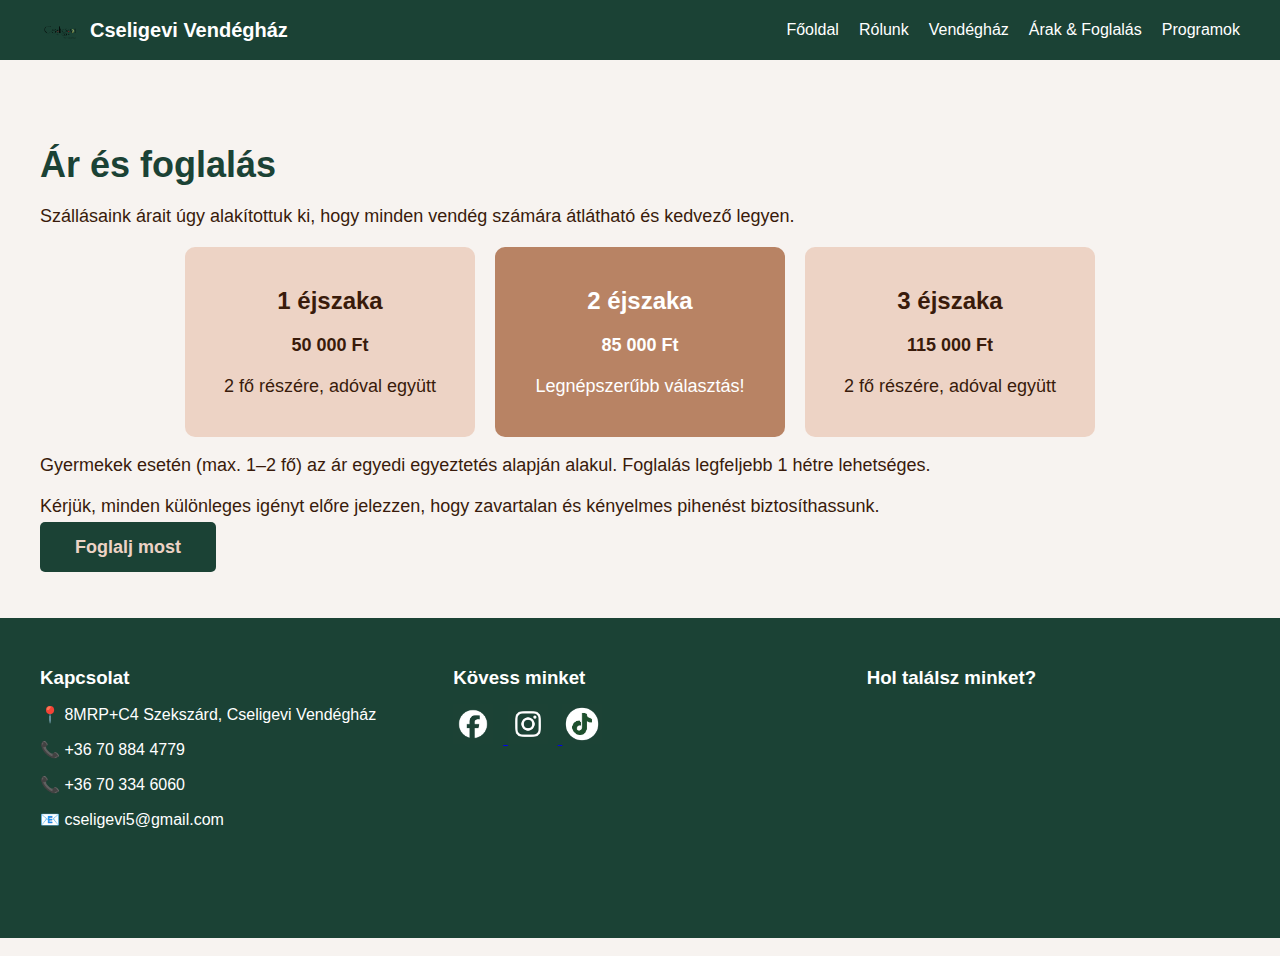
<file: arakesfoglalas.html>
<!DOCTYPE html>
<html lang="hu">
<head>
    <meta charset="UTF-8">
    <meta name="viewport" content="width=device-width, initial-scale=1.0">
    <title>Cseligevi Vendégház – Ár és foglalás</title>

    <link rel="stylesheet" href="arakstyle.css">
    <link rel="icon" type="image/png" href="images/favicon.png">
</head>
<body>

<!-- NAVIGÁCIÓ -->
<header>
    <nav class="navbar">
        <div class="nav-left">
            <img src="images/favicon.png" alt="Cseligevi logó" class="nav-logo">
            <span class="nav-title">Cseligevi Vendégház</span>
        </div>
        <div class="nav-right" id="navLinks">
            <a href="index.html">Főoldal</a>
            <a href="rolunk.html">Rólunk</a>
            <a href="vendeghaz.html">Vendégház</a>
            <a href="arak.html">Árak & Foglalás</a>
            <a href="programok.html">Programok</a>
        </div>
        <div class="hamburger" onclick="toggleMenu()">☰</div>
    </nav>
</header>

<!-- ÁRAK SZEKCIÓ -->
<section class="arak fade-slide">
    <h1>Ár és foglalás</h1>
    <p>Szállásaink árait úgy alakítottuk ki, hogy minden vendég számára átlátható és kedvező legyen.</p>

    <div class="arak-cards">
        <div class="ar-card">
            <h2>1 éjszaka</h2>
            <p class="ar-osszeg">50 000 Ft</p>
            <p>2 fő részére, adóval együtt</p>
        </div>
        <div class="ar-card popular">
            <h2>2 éjszaka</h2>
            <p class="ar-osszeg">85 000 Ft</p>
            <p>Legnépszerűbb választás!</p>
        </div>
        <div class="ar-card">
            <h2>3 éjszaka</h2>
            <p class="ar-osszeg">115 000 Ft</p>
            <p>2 fő részére, adóval együtt</p>
        </div>
    </div>

    <div class="arak-leiras fade-slide">
        <p>Gyermekek esetén (max. 1–2 fő) az ár egyedi egyeztetés alapján alakul. Foglalás legfeljebb 1 hétre lehetséges.</p>
        <p>Kérjük, minden különleges igényt előre jelezzen, hogy zavartalan és kényelmes pihenést biztosíthassunk.</p>
    </div>

    <div class="foglalj-container fade-slide">
        <a href="mailto:cseligevi5@gmail.com" class="foglalj-gomb">Foglalj most</a>
    </div>
</section>

<!-- FOOTER -->
<footer class="fade-slide">
    <div class="footer-container">
        <div class="footer-left">
            <h3>Kapcsolat</h3>
            <p>📍 8MRP+C4 Szekszárd, Cseligevi Vendégház</p>
            <p>📞 +36 70 884 4779</p>
            <p>📞 +36 70 334 6060</p>
            <p>📧 cseligevi5@gmail.com</p>
        </div>
        <div class="footer-middle">
            <h3>Kövess minket</h3>
            <div class="social-icons">
                <a href="https://www.facebook.com/people/Cseligevi-Vend%C3%A9gh%C3%A1z/61583771781727" target="_blank">
                    <img src="images/facebook.jpg" alt="Facebook">
                </a>
                <a href="https://www.instagram.com/cseligevivendeghaz" target="_blank">
                    <img src="images/instagram.jpg" alt="Instagram">
                </a>
                <a href="https://www.tiktok.com/@cseligevivendeghaz" target="_blank">
                    <img src="images/tiktok.jpg" alt="TikTok">
                </a>
            </div>
        </div>
        <div class="footer-right">
            <h3>Hol találsz minket?</h3>
            <iframe src="https://www.google.com/maps/embed?pb=!1m18!1m12!1m3!1d2754.427920749452!2d18.68525769999999!3d46.3410509!2m3!1f0!2f0!3f0!3m2!1i1024!2i768!4f13.1!3m3!1m2!1s0x4742ed0025e367a3%3A0x671aa8f3d483466c!2zQ3NlbGlnZXZpIFZlbmTDqWdow6F6!5e0!3m2!1shu!2hu!4v1763162135436!5m2!1shu!2hu" 
                width="100%" height="200" style="border:0;" allowfullscreen="" loading="lazy"></iframe>
        </div>
    </div>
</footer>

<script src="animation.js"></script>
<script>
function toggleMenu() {
    const nav = document.getElementById("navLinks");
    nav.classList.toggle("active");
}
</script>
</body>
</html>
</file>
<file: arakstyle.css>
/* ALAPOK */
body {
    font-family: Arial, sans-serif;
    margin: 0;
    padding: 0;
    background: #f7f3f0;
    color: #391b0b;
}

/* NAVIGÁCIÓ */
header {
    background: #1b4235;
    width: 100%;
    padding: 10px 0;
    position: relative;
    z-index: 100;
}

.navbar {
    max-width: 1200px;
    margin: auto;
    display: flex;
    justify-content: space-between;
    align-items: center;
    padding: 0 20px;
}

.nav-left {
    display: flex;
    align-items: center;
    gap: 10px;
}

.nav-logo {
    height: 40px;
}

.nav-title {
    color: #ffffff;
    font-size: 20px;
    font-weight: bold;
}

.nav-right {
    display: flex; /* Desktopon látszik */
    gap: 20px;
}

.nav-right a {
    color: #ffffff;
    text-decoration: none;
    font-size: 16px;
    transition: color 0.3s;
}

.nav-right a:hover {
    color: #b88364;
}

/* Hamburger */
.hamburger {
    display: none; /* Desktopon rejtve */
    font-size: 30px;
    color: #ffffff;
    cursor: pointer;
    z-index: 1100;
    position: relative;
}

/* ÁRAK SZEKCIÓ */
.arak { max-width: 1200px; margin: 40px auto; padding: 20px; }
.arak h1 { font-size: 36px; color: #1b4235; margin-bottom: 20px; }
.arak p { font-size: 18px; margin-bottom: 20px; }

.arak-cards {
    display: flex;
    gap: 20px;
    flex-wrap: wrap;
    justify-content: center;
}
.ar-card {
    background: #edd3c5;
    border-radius: 10px;
    padding: 20px;
    width: 250px;
    text-align: center;
    transition: transform 0.3s, box-shadow 0.3s;
}
.ar-card:hover {
    transform: translateY(-5px);
    box-shadow: 0 10px 20px rgba(0,0,0,0.2);
}
.ar-card.popular { background: #b88364; color: #fff; }
.ar-osszeg { font-size: 2rem; font-weight: bold; margin: 10px 0; }

.foglalj-gomb {
    background: #1b4235;
    color: #edd3c5;
    padding: 15px 35px;
    text-decoration: none;
    border-radius: 5px;
    font-weight: bold;
    font-size: 18px;
    transition: background 0.3s;
}
.foglalj-gomb:hover { background: #b88364; color: #fff; }

/* FOOTER */
footer {
    background: #1b4235;
    color: #fff;
    padding: 30px 20px;
}
.footer-container {
    max-width: 1200px;
    margin: auto;
    display: grid;
    grid-template-columns: repeat(3, 1fr);
    gap: 40px;
}
.footer-container h3 { margin-bottom: 15px; }
.footer-container p { margin-bottom: 10px; }
.social-icons img { width: 40px; margin-right: 10px; }

/* MOBIL */
@media (max-width: 900px) {

    .hamburger {
        display: block;
    }

    .nav-right {
        display: none; /* alapban elrejtve mobilon */
        flex-direction: column;
        background: #1b4235;
        padding: 20px;
        position: absolute;
        width: 100%;
        left: 0;
        top: 70px;
        z-index: 1050;
    }

    .nav-right.active {
        display: flex;
    }

    .nav-right a {
        margin: 10px 0;
        font-size: 18px;
    }

    .hero {
        flex-direction: column;
        text-align: center;
    }

    .hero-image img {
        width: 80%;
    }

    .footer-container {
        grid-template-columns: 1fr;
        text-align: center;
    }
}
}

/* SCROLL ANIMÁCIÓK */
.fade-slide{ opacity:0; transform:translateY(50px); transition: all 0.8s ease-out; }
.fade-slide.active{ opacity:1; transform:translateY(0); }
</file>
